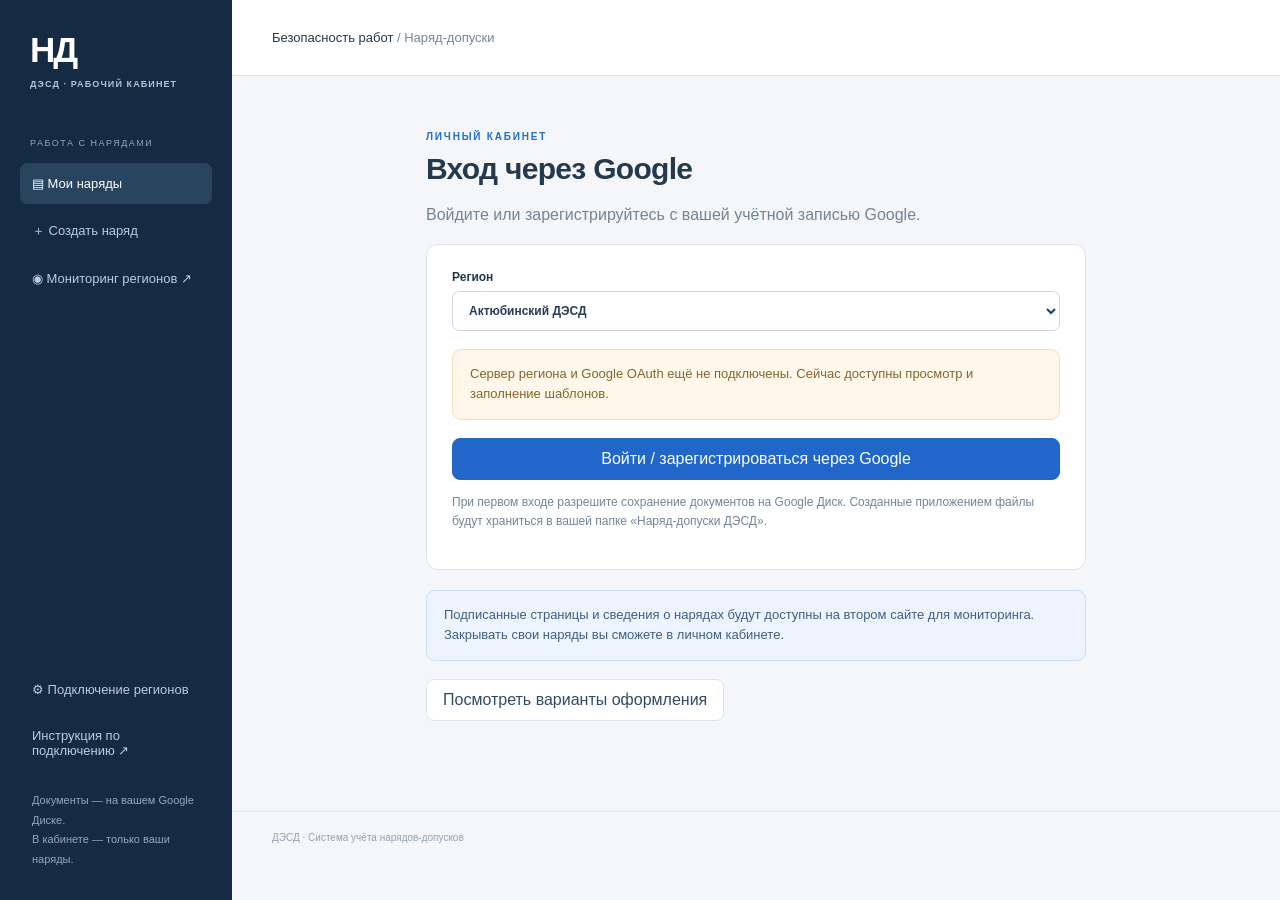
<file: index.html>
<!doctype html><html lang="ru"><head><meta charset="utf-8"><meta name="viewport" content="width=device-width,initial-scale=1"><title>Наряд-допуски · ДЭСД</title><link rel="stylesheet" href="style.css"></head><body><aside><a class="brand" href="./">НД<span>ДЭСД · РАБОЧИЙ КАБИНЕТ</span></a><div class="aside-label">РАБОТА С НАРЯДАМИ</div><button class="nav active" id="homeNav">▤ Мои наряды</button><button class="nav" id="newNav">＋ Создать наряд</button><a class="nav" href="monitor.html" target="_blank">◉ Мониторинг регионов ↗</a><div class="aside-bottom"><button class="nav" id="settingsNav">⚙ Подключение регионов</button><a class="nav" href="setup.html">Инструкция по подключению ↗</a><div class="hint">Документы — на вашем Google Диске.<br>В кабинете — только ваши наряды.</div></div></aside><div class="workspace"><header><span>Безопасность работ <span class="muted">/ Наряд-допуски</span></span><button id="logout" hidden>Выйти</button></header><main id="main"></main><footer>ДЭСД · Система учёта нарядов-допусков</footer></div><div id="toast" role="status"></div><script src="app.js"></script></body></html>
</file>
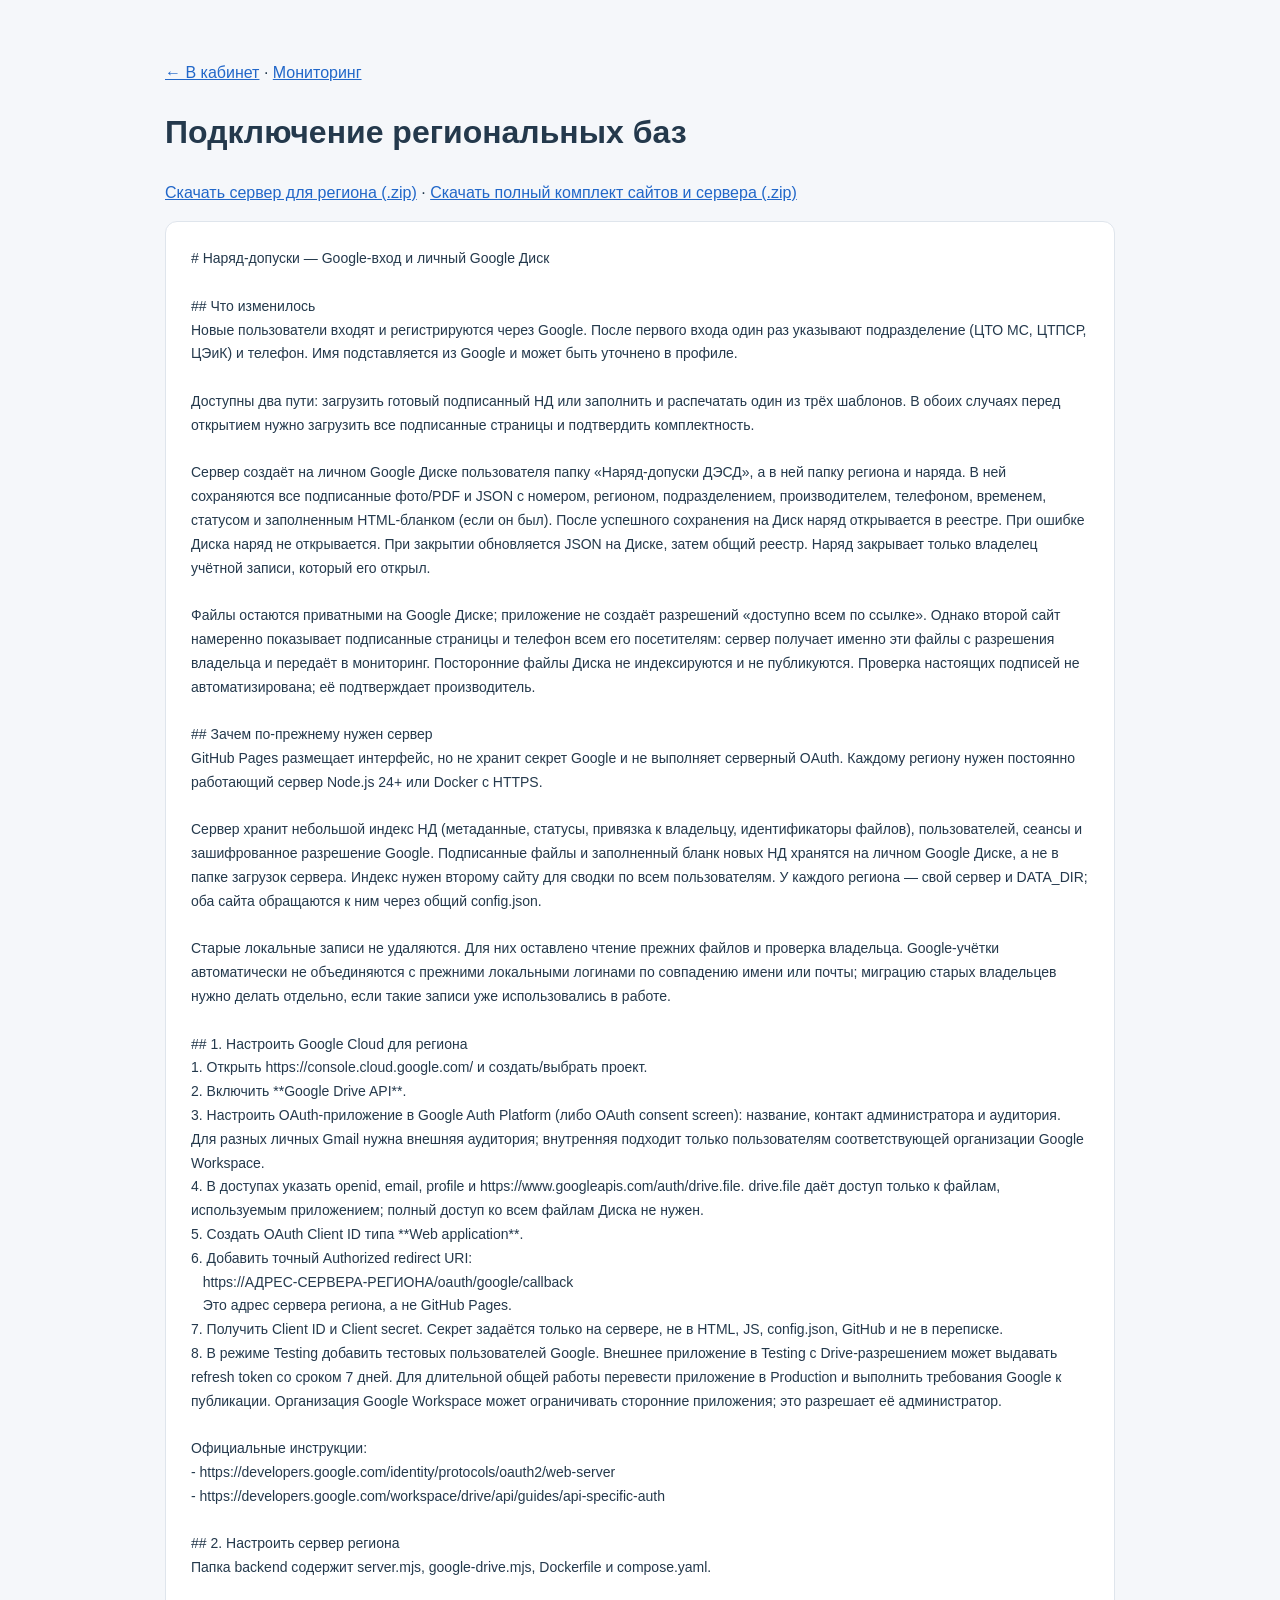
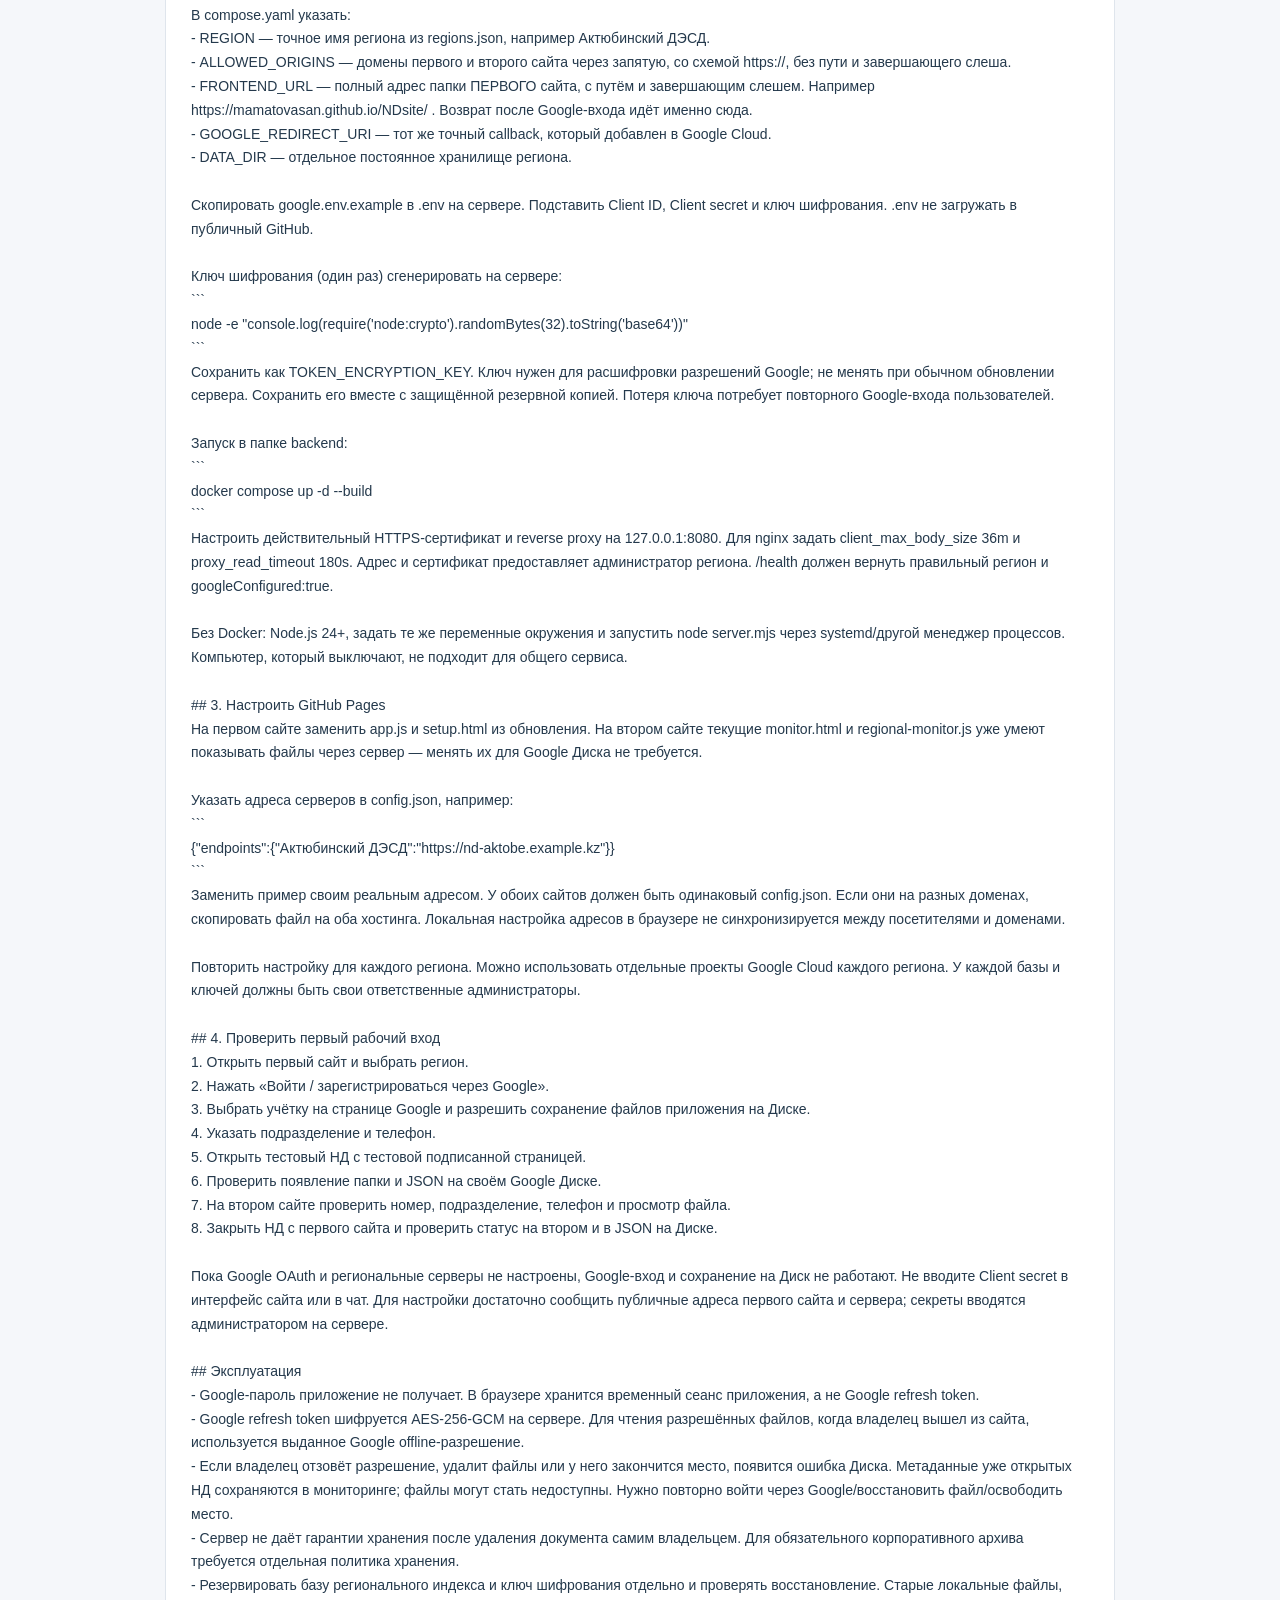
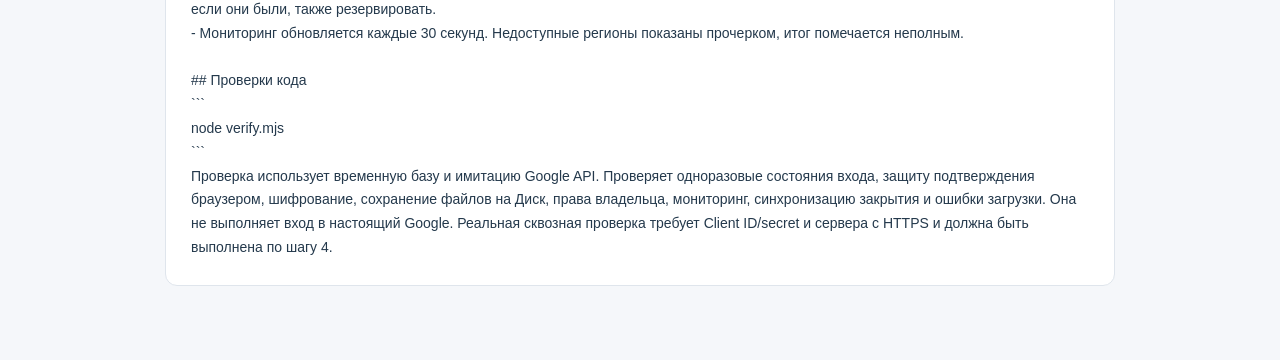
<file: setup.html>
<!doctype html><html lang="ru"><meta charset="utf-8"><meta name="viewport" content="width=device-width,initial-scale=1"><title>Подключение региональных баз</title><style>body{font:16px/1.6 Arial;color:#24394c;max-width:950px;margin:40px auto;padding:20px;background:#f5f7fa}pre{white-space:pre-wrap;overflow-wrap:anywhere;background:white;padding:25px;border:1px solid #dfe5ec;border-radius:12px;font:14px/1.7 Arial}a{color:#2167c9}</style><a href="index.html">← В кабинет</a> · <a href="monitor.html">Мониторинг</a><h1>Подключение региональных баз</h1><p><a href="backend.zip">Скачать сервер для региона (.zip)</a> · <a href="desd-permits.zip">Скачать полный комплект сайтов и сервера (.zip)</a></p><pre># Наряд-допуски — Google-вход и личный Google Диск

## Что изменилось
Новые пользователи входят и регистрируются через Google. После первого входа один раз указывают подразделение (ЦТО МС, ЦТПСР, ЦЭиК) и телефон. Имя подставляется из Google и может быть уточнено в профиле.

Доступны два пути: загрузить готовый подписанный НД или заполнить и распечатать один из трёх шаблонов. В обоих случаях перед открытием нужно загрузить все подписанные страницы и подтвердить комплектность.

Сервер создаёт на личном Google Диске пользователя папку «Наряд-допуски ДЭСД», а в ней папку региона и наряда. В ней сохраняются все подписанные фото/PDF и JSON с номером, регионом, подразделением, производителем, телефоном, временем, статусом и заполненным HTML-бланком (если он был). После успешного сохранения на Диск наряд открывается в реестре. При ошибке Диска наряд не открывается. При закрытии обновляется JSON на Диске, затем общий реестр. Наряд закрывает только владелец учётной записи, который его открыл.

Файлы остаются приватными на Google Диске; приложение не создаёт разрешений «доступно всем по ссылке». Однако второй сайт намеренно показывает подписанные страницы и телефон всем его посетителям: сервер получает именно эти файлы с разрешения владельца и передаёт в мониторинг. Посторонние файлы Диска не индексируются и не публикуются. Проверка настоящих подписей не автоматизирована; её подтверждает производитель.

## Зачем по-прежнему нужен сервер
GitHub Pages размещает интерфейс, но не хранит секрет Google и не выполняет серверный OAuth. Каждому региону нужен постоянно работающий сервер Node.js 24+ или Docker с HTTPS.

Сервер хранит небольшой индекс НД (метаданные, статусы, привязка к владельцу, идентификаторы файлов), пользователей, сеансы и зашифрованное разрешение Google. Подписанные файлы и заполненный бланк новых НД хранятся на личном Google Диске, а не в папке загрузок сервера. Индекс нужен второму сайту для сводки по всем пользователям. У каждого региона — свой сервер и DATA_DIR; оба сайта обращаются к ним через общий config.json.

Старые локальные записи не удаляются. Для них оставлено чтение прежних файлов и проверка владельца. Google-учётки автоматически не объединяются с прежними локальными логинами по совпадению имени или почты; миграцию старых владельцев нужно делать отдельно, если такие записи уже использовались в работе.

## 1. Настроить Google Cloud для региона
1. Открыть https://console.cloud.google.com/ и создать/выбрать проект.
2. Включить **Google Drive API**.
3. Настроить OAuth-приложение в Google Auth Platform (либо OAuth consent screen): название, контакт администратора и аудитория. Для разных личных Gmail нужна внешняя аудитория; внутренняя подходит только пользователям соответствующей организации Google Workspace.
4. В доступах указать openid, email, profile и https://www.googleapis.com/auth/drive.file. drive.file даёт доступ только к файлам, используемым приложением; полный доступ ко всем файлам Диска не нужен.
5. Создать OAuth Client ID типа **Web application**.
6. Добавить точный Authorized redirect URI:
   https://АДРЕС-СЕРВЕРА-РЕГИОНА/oauth/google/callback
   Это адрес сервера региона, а не GitHub Pages.
7. Получить Client ID и Client secret. Секрет задаётся только на сервере, не в HTML, JS, config.json, GitHub и не в переписке.
8. В режиме Testing добавить тестовых пользователей Google. Внешнее приложение в Testing с Drive-разрешением может выдавать refresh token со сроком 7 дней. Для длительной общей работы перевести приложение в Production и выполнить требования Google к публикации. Организация Google Workspace может ограничивать сторонние приложения; это разрешает её администратор.

Официальные инструкции:
- https://developers.google.com/identity/protocols/oauth2/web-server
- https://developers.google.com/workspace/drive/api/guides/api-specific-auth

## 2. Настроить сервер региона
Папка backend содержит server.mjs, google-drive.mjs, Dockerfile и compose.yaml.

В compose.yaml указать:
- REGION — точное имя региона из regions.json, например Актюбинский ДЭСД.
- ALLOWED_ORIGINS — домены первого и второго сайта через запятую, со схемой https://, без пути и завершающего слеша.
- FRONTEND_URL — полный адрес папки ПЕРВОГО сайта, с путём и завершающим слешем. Например https://mamatovasan.github.io/NDsite/ . Возврат после Google-входа идёт именно сюда.
- GOOGLE_REDIRECT_URI — тот же точный callback, который добавлен в Google Cloud.
- DATA_DIR — отдельное постоянное хранилище региона.

Скопировать google.env.example в .env на сервере. Подставить Client ID, Client secret и ключ шифрования. .env не загружать в публичный GitHub.

Ключ шифрования (один раз) сгенерировать на сервере:
```
node -e &quot;console.log(require(&#x27;node:crypto&#x27;).randomBytes(32).toString(&#x27;base64&#x27;))&quot;
```
Сохранить как TOKEN_ENCRYPTION_KEY. Ключ нужен для расшифровки разрешений Google; не менять при обычном обновлении сервера. Сохранить его вместе с защищённой резервной копией. Потеря ключа потребует повторного Google-входа пользователей.

Запуск в папке backend:
```
docker compose up -d --build
```
Настроить действительный HTTPS-сертификат и reverse proxy на 127.0.0.1:8080. Для nginx задать client_max_body_size 36m и proxy_read_timeout 180s. Адрес и сертификат предоставляет администратор региона. /health должен вернуть правильный регион и googleConfigured:true.

Без Docker: Node.js 24+, задать те же переменные окружения и запустить node server.mjs через systemd/другой менеджер процессов. Компьютер, который выключают, не подходит для общего сервиса.

## 3. Настроить GitHub Pages
На первом сайте заменить app.js и setup.html из обновления. На втором сайте текущие monitor.html и regional-monitor.js уже умеют показывать файлы через сервер — менять их для Google Диска не требуется.

Указать адреса серверов в config.json, например:
```
{&quot;endpoints&quot;:{&quot;Актюбинский ДЭСД&quot;:&quot;https://nd-aktobe.example.kz&quot;}}
```
Заменить пример своим реальным адресом. У обоих сайтов должен быть одинаковый config.json. Если они на разных доменах, скопировать файл на оба хостинга. Локальная настройка адресов в браузере не синхронизируется между посетителями и доменами.

Повторить настройку для каждого региона. Можно использовать отдельные проекты Google Cloud каждого региона. У каждой базы и ключей должны быть свои ответственные администраторы.

## 4. Проверить первый рабочий вход
1. Открыть первый сайт и выбрать регион.
2. Нажать «Войти / зарегистрироваться через Google».
3. Выбрать учётку на странице Google и разрешить сохранение файлов приложения на Диске.
4. Указать подразделение и телефон.
5. Открыть тестовый НД с тестовой подписанной страницей.
6. Проверить появление папки и JSON на своём Google Диске.
7. На втором сайте проверить номер, подразделение, телефон и просмотр файла.
8. Закрыть НД с первого сайта и проверить статус на втором и в JSON на Диске.

Пока Google OAuth и региональные серверы не настроены, Google-вход и сохранение на Диск не работают. Не вводите Client secret в интерфейс сайта или в чат. Для настройки достаточно сообщить публичные адреса первого сайта и сервера; секреты вводятся администратором на сервере.

## Эксплуатация
- Google-пароль приложение не получает. В браузере хранится временный сеанс приложения, а не Google refresh token.
- Google refresh token шифруется AES-256-GCM на сервере. Для чтения разрешённых файлов, когда владелец вышел из сайта, используется выданное Google offline-разрешение.
- Если владелец отзовёт разрешение, удалит файлы или у него закончится место, появится ошибка Диска. Метаданные уже открытых НД сохраняются в мониторинге; файлы могут стать недоступны. Нужно повторно войти через Google/восстановить файл/освободить место.
- Сервер не даёт гарантии хранения после удаления документа самим владельцем. Для обязательного корпоративного архива требуется отдельная политика хранения.
- Резервировать базу регионального индекса и ключ шифрования отдельно и проверять восстановление. Старые локальные файлы, если они были, также резервировать.
- Мониторинг обновляется каждые 30 секунд. Недоступные регионы показаны прочерком, итог помечается неполным.

## Проверки кода
```
node verify.mjs
```
Проверка использует временную базу и имитацию Google API. Проверяет одноразовые состояния входа, защиту подтверждения браузером, шифрование, сохранение файлов на Диск, права владельца, мониторинг, синхронизацию закрытия и ошибки загрузки. Она не выполняет вход в настоящий Google. Реальная сквозная проверка требует Client ID/secret и сервера с HTTPS и должна быть выполнена по шагу 4.
</pre></html>
</file>
<file: style.css>
:root{font-family:Arial,sans-serif;color:#24394c;background:#f4f6f9;--blue:#2167c9;--muted:#748597;--line:#dfe5ec}*{box-sizing:border-box}body{margin:0}a{color:var(--blue);text-decoration:none}button,input,select,textarea{font:inherit}button,.btn{cursor:pointer;border:1px solid var(--line);border-radius:8px;padding:11px 16px;background:white;color:#314b64;display:inline-block}button:hover,.btn:hover{border-color:#8cafd9;background:#f5f9ff}button:disabled{opacity:.45;cursor:not-allowed}.primary{background:var(--blue);border-color:var(--blue);color:white}.primary:hover{background:#1558b3;color:white}.danger{color:#aa3030}.workspace{margin-left:232px}aside{width:232px;position:fixed;inset:0 auto 0 0;background:#142b43;color:white;padding:30px 20px;display:flex;flex-direction:column}.brand{display:block;color:white;font-size:35px;font-weight:800;letter-spacing:-2px;margin:0 10px 49px}.brand span{font-size:9px;letter-spacing:1.1px;display:block;margin-top:9px;color:#b3c6d8}.aside-label{font-size:9px;letter-spacing:1.5px;color:#8fa9c1;margin:0 10px 15px}.nav{display:block;width:100%;text-align:left;padding:13px 12px;margin-bottom:5px;color:#b9cce0;background:none;border:0;font-size:13px;border-radius:7px}.nav:hover,.nav.active{background:#28445f;color:white}.aside-bottom{margin-top:auto}.hint{font-size:11px;color:#8fa9c1;line-height:1.8;margin:20px 12px 0}header{height:76px;background:white;border-bottom:1px solid var(--line);padding:0 40px;display:flex;align-items:center;justify-content:space-between;font-size:13px}main{max-width:1320px;margin:auto;padding:35px 40px 70px}.muted,small{color:var(--muted)}.eyebrow{color:#2470c5;font-size:10px;font-weight:bold;letter-spacing:1.8px;margin-bottom:10px}h1{font-size:30px;letter-spacing:-.7px;margin:0 0 10px}h2{font-size:19px;margin:0 0 16px}h3{font-size:16px}p{line-height:1.6}.bar{display:flex;justify-content:space-between;align-items:center;gap:15px;margin-bottom:25px;flex-wrap:wrap}.card{background:white;border:1px solid var(--line);border-radius:12px;padding:25px;margin-bottom:20px}.notice{background:#edf4ff;border:1px solid #cddff8;color:#416082;padding:14px 17px;border-radius:9px;font-size:13px;line-height:1.6;margin:18px 0}.warning{background:#fff7e9;color:#86662d;border-color:#f0dfbb}.grid{display:grid;grid-template-columns:repeat(2,minmax(0,1fr));gap:18px}label{display:block;font-size:12px;font-weight:600;margin-bottom:16px}input,select,textarea{display:block;width:100%;border:1px solid #ccd7e2;border-radius:7px;background:white;color:#273e55;padding:11px 12px;margin-top:7px}input[type=checkbox]{display:inline;width:auto}.auth{max-width:660px;margin:20px auto}.tabs{display:flex;gap:8px;margin-bottom:25px}.tabs .selected{background:#eaf2ff;color:#1d60b7;border-color:#a9c8ef}.stats{display:grid;grid-template-columns:repeat(3,1fr);gap:18px;margin:28px 0}.stat{background:white;border:1px solid var(--line);padding:22px;border-radius:11px}.stat strong{display:block;font-size:32px;margin-top:12px}.stat.open strong{color:#2174c9}.stat.closed strong{color:#249b76}.pill{font-size:11px;padding:6px 10px;border-radius:20px;background:#e7f2ff;color:#2163ac}.pill.closed{background:#e8f5ee;color:#248060}.row{display:grid;grid-template-columns:100px 1fr 170px 100px;gap:15px;align-items:center;border-top:1px solid var(--line);padding:18px 0;font-size:13px}.empty{padding:50px;text-align:center;color:var(--muted)}.empty b{display:block;color:#456078;font-size:18px;margin-bottom:12px}.steps{display:flex;gap:16px;margin:20px 0 27px;font-size:12px;color:#69829a}.steps span{padding:9px 12px;border-radius:6px;background:#e8eef5}.actions{display:flex;gap:9px;flex-wrap:wrap}.paper-wrap{overflow:auto;padding:12px 0}.paper{font:12pt/1.2 'Times New Roman',serif;color:black;background:white;width:210mm;min-height:297mm;padding:16mm;margin:0 auto;box-shadow:0 3px 16px #263c5717}.paper p{margin:5pt 0;min-height:12pt;line-height:1.2;white-space:pre-wrap}.paper [contenteditable]:hover{background:#e7f3ff;outline:1px dashed #81afe3}.paper [contenteditable]:focus{background:#eff7ff;outline:2px solid #79a9e6}.paper table{width:100%;border-collapse:collapse;font-size:10pt;table-layout:fixed;margin:10px 0}.paper td{border:1px solid #444;padding:4px;vertical-align:top;overflow-wrap:anywhere}.paper td p{font-size:10pt}.add-row{font:12px Arial;color:#2167c9;padding:6px 10px}.upload-grid{display:flex;gap:10px;flex-wrap:wrap}.preview{max-height:180px;max-width:100%;border:1px solid var(--line);border-radius:8px}.config-row{display:grid;grid-template-columns:260px 1fr;align-items:center;gap:15px;border-bottom:1px solid var(--line);padding:10px 0;font-size:12px}.config-row input{margin:0}footer{color:#95a2b1;font-size:10px;padding:20px 40px;border-top:1px solid var(--line)}#toast{display:none;position:fixed;bottom:25px;right:25px;background:#173a59;color:white;padding:16px 22px;border-radius:9px;max-width:450px;z-index:100}.small{font-size:12px}.info-grid{display:grid;grid-template-columns:1fr 1fr;gap:15px}dialog{border:0;border-radius:12px;padding:24px;max-width:95vw;width:900px}dialog::backdrop{background:#001a35b0}dialog img{max-width:100%;display:block;margin:15px auto}.error{color:#b02727;white-space:pre-wrap;font-size:13px}a:focus-visible,button:focus-visible{outline:3px solid #5c9fe5;outline-offset:2px}@media(max-width:900px){aside{position:static;width:100%;padding:15px;display:block}.brand{font-size:24px;margin:0 0 12px}.brand span,.aside-label,.hint{display:none}.nav{display:inline-block;width:auto;margin:0}.aside-bottom{display:inline}.workspace{margin-left:0}header{padding:0 20px;height:60px}main{padding:25px 18px}.grid,.info-grid{grid-template-columns:1fr}.stats{gap:8px}.stat{padding:15px}.stat strong{font-size:27px}.row{grid-template-columns:65px 1fr 80px}.row .date{display:none}.config-row{grid-template-columns:1fr}.paper{margin:0}h1{font-size:25px}}@media print{body>*{display:none!important}body>.print-document{display:block!important}.paper{padding:0;box-shadow:none;width:auto;min-height:0}.paper .no-print{display:none}.paper [contenteditable]{outline:none;background:none}tr{break-inside:avoid} @page{size:A4;margin:15mm}}
[hidden]{display:none!important}
.paper{font-size:12pt}.paper p{margin-top:0;margin-bottom:0;line-height:1.2}.paper tr.selected-row{outline:2px solid #347dcc;outline-offset:-2px}.paper img{max-width:100%;object-fit:contain}.paper button[data-remove]{color:#ad3b3b;margin-left:8px}@media print{@page{margin:0}.paper{padding:10mm 15mm 7.5mm 30mm}.paper tr.selected-row{outline:none}}
</file>
